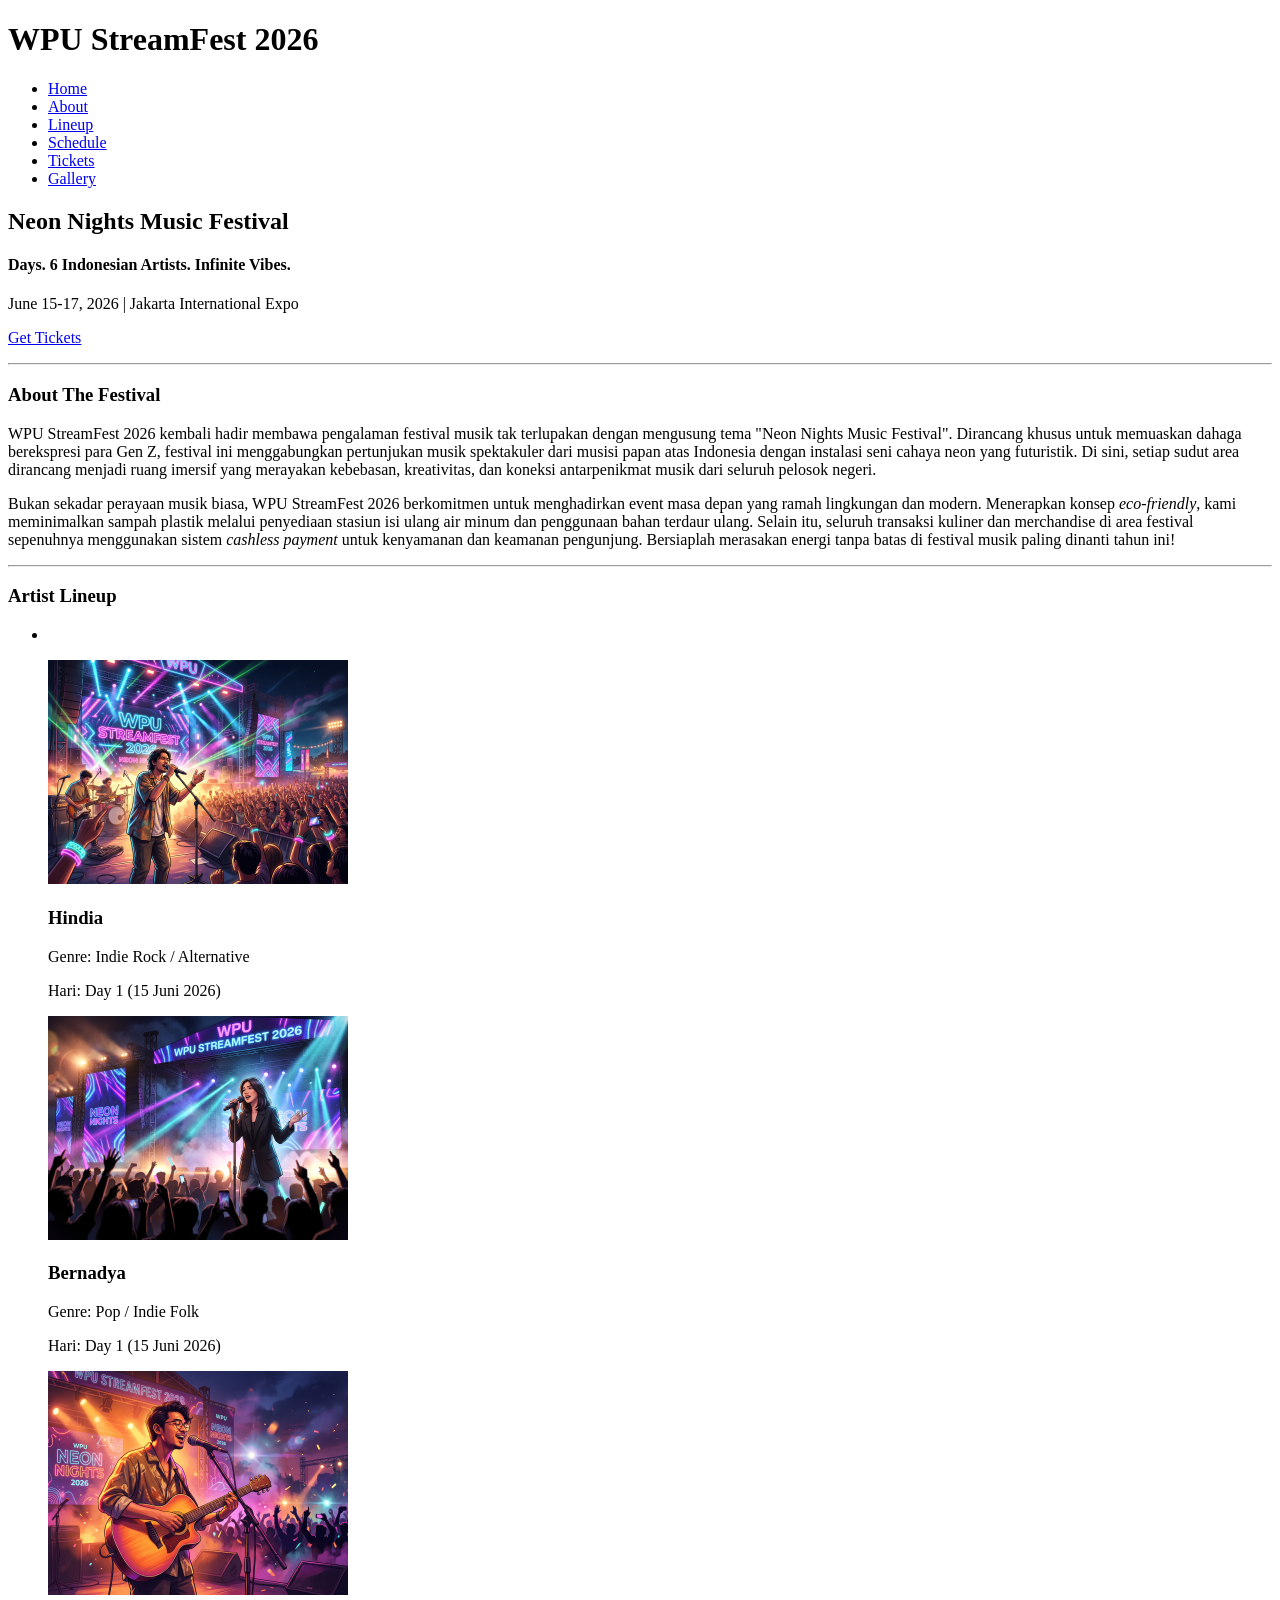
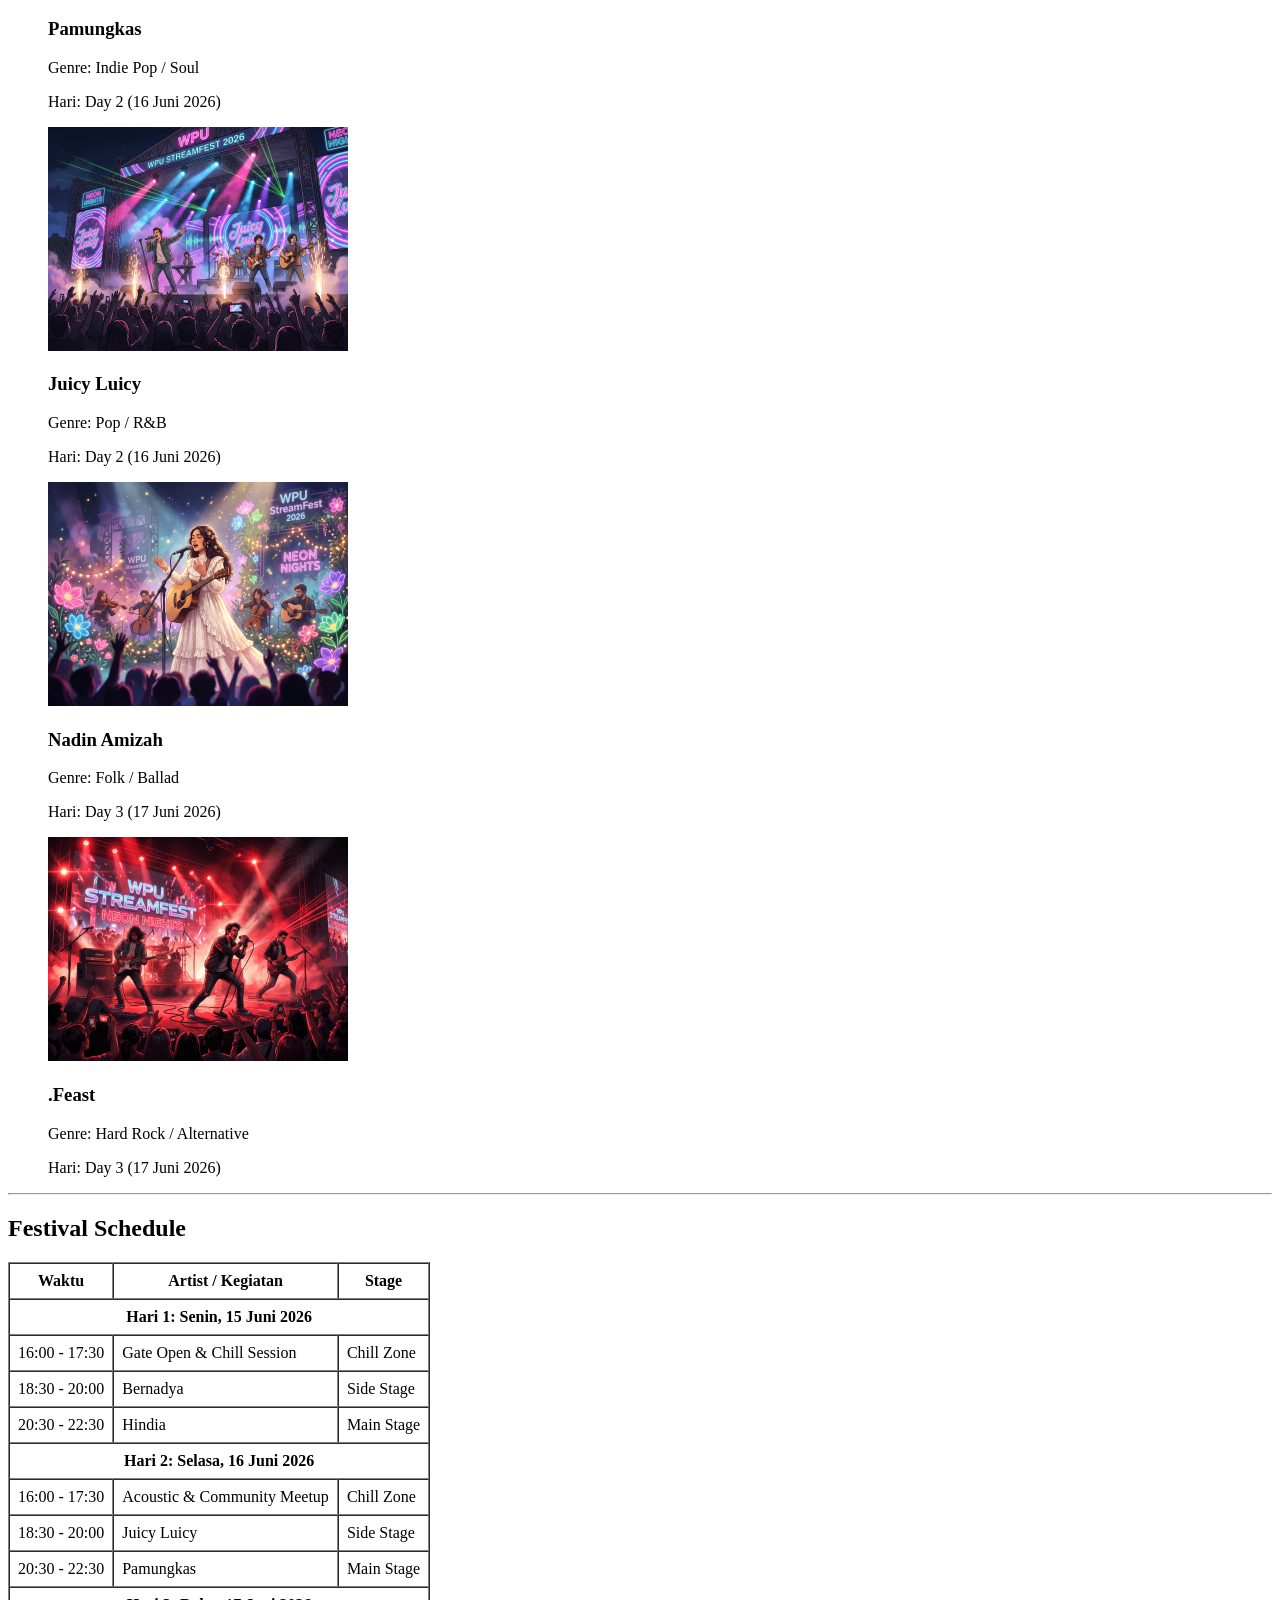
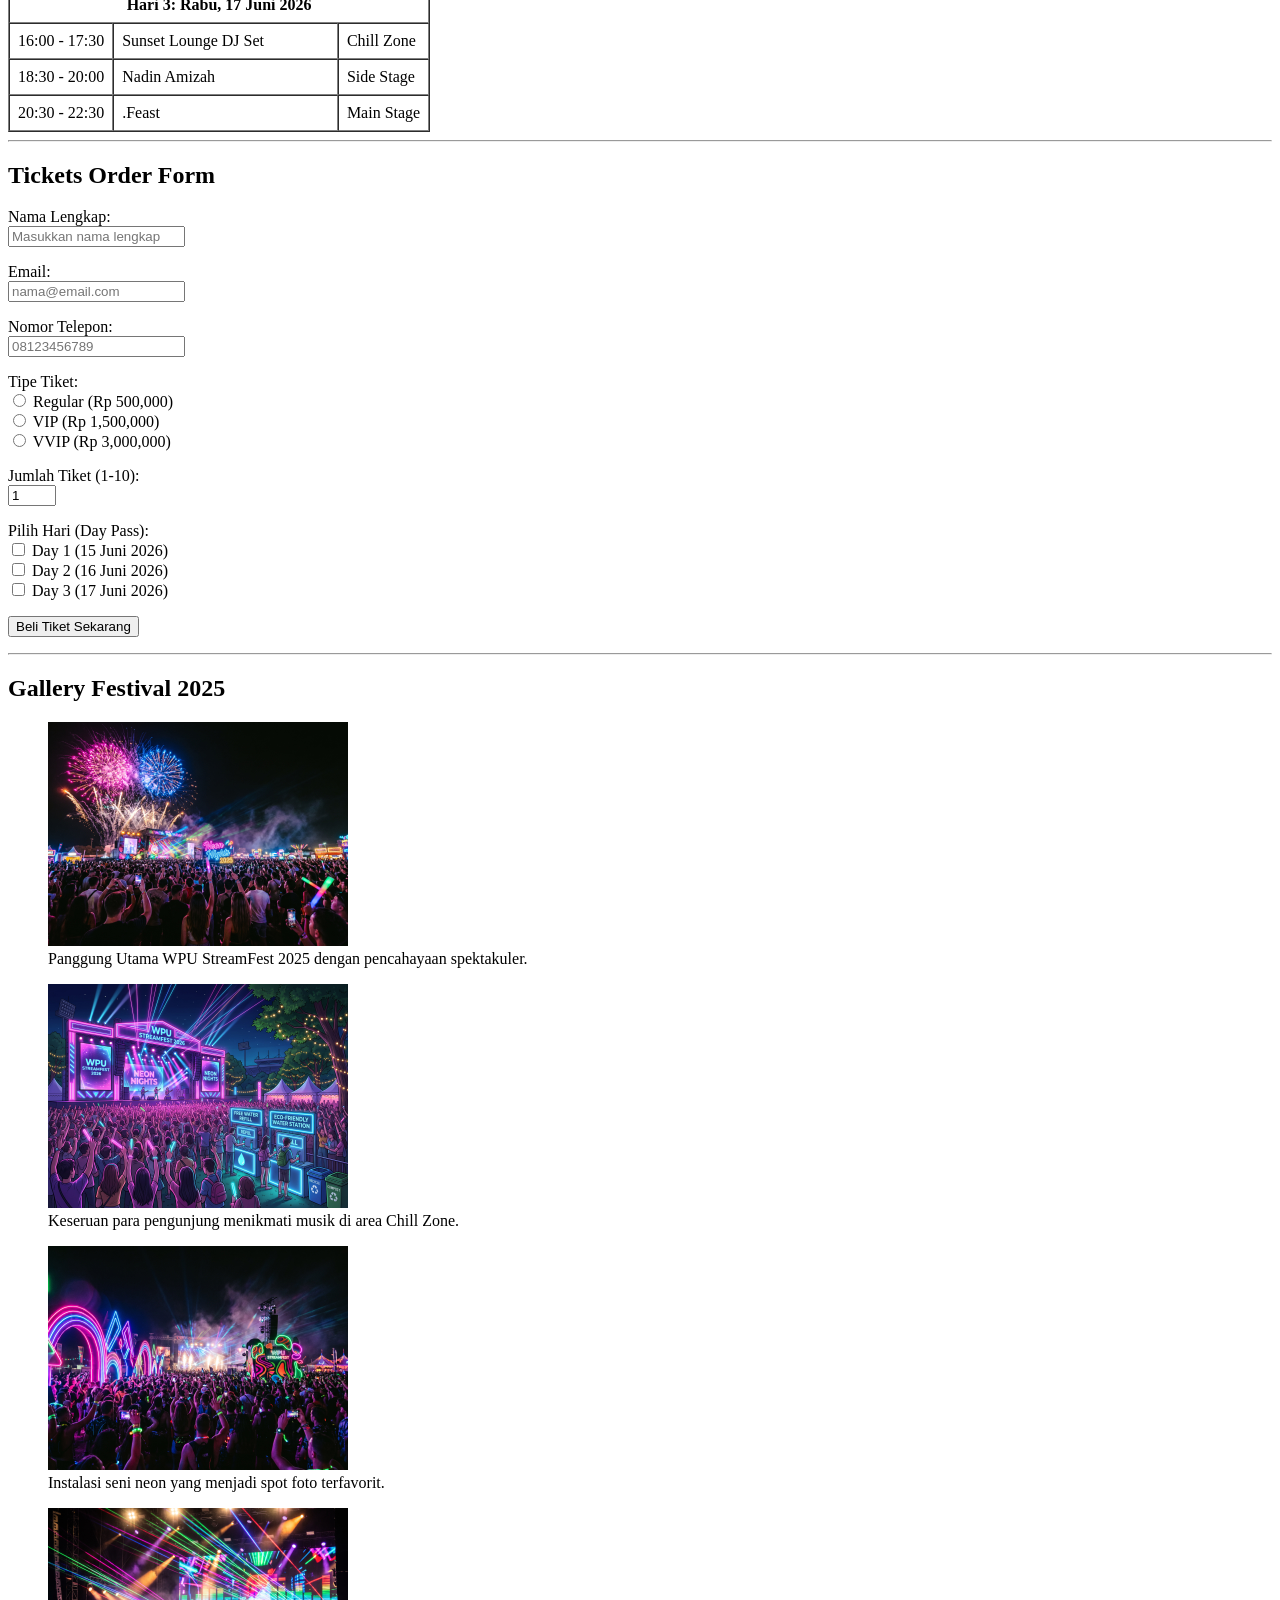
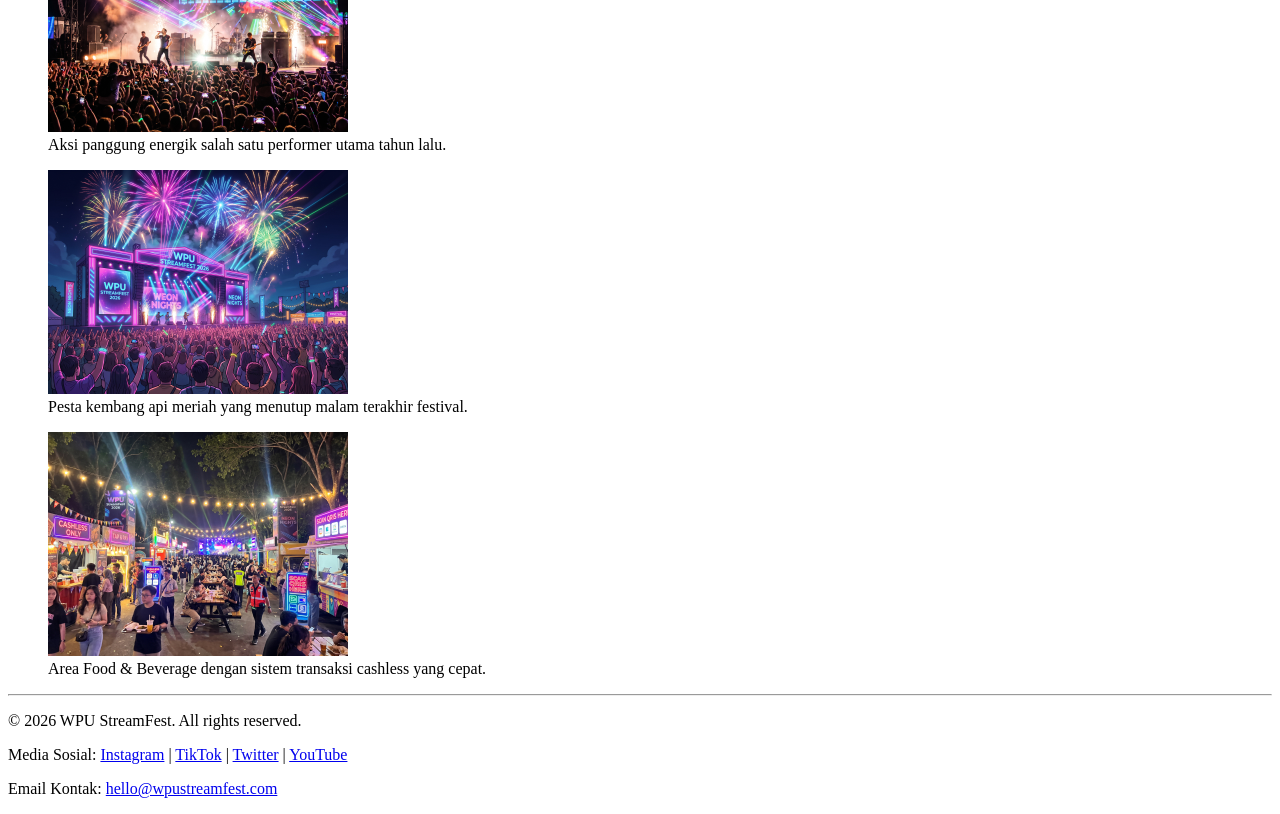
<file: wpubelajarweb/07-studi-kasus-1/index.html>
<!DOCTYPE html>
<html lang="id">
<head>
    <meta charset="UTF-8">
    <meta name="viewport" content="width=device-width, initial-scale=1.0">
    <title>WPU StreamFest 2026 - Neon Nights Music Festival</title>
</head>
<body>

    <!-- 1. Header -->
    <header>
        <h1>WPU StreamFest 2026</h1>
        <nav>
            <ul>
                <li><a href="#home">Home</a></li>
                <li><a href="#about">About</a></li>
                <li><a href="#lineup">Lineup</a></li>
                <li><a href="#schedule">Schedule</a></li>
                <li><a href="#tickets">Tickets</a></li>
                <li><a href="#gallery">Gallery</a></li>
            </ul>
        </nav>
    </header>

    <!-- 2. KONTEN UTAMA -->
    <main>
        <!-- 2.1 HERO SECTION -->
        <section id="home">
            <h2>Neon Nights Music Festival</h2>
            <h4>Days. 6 Indonesian Artists. Infinite Vibes.</h4>
            <p>June 15-17, 2026 | Jakarta International Expo</p>
            <p><a href="#tickets">Get Tickets</a></p>
        </section>
        <hr>

        <!-- 2.2 ABOUT SECTION -->
        <section id="about">
            <h3>About The Festival</h3>
            <article>
            <p>
                WPU StreamFest 2026 kembali hadir membawa pengalaman festival musik tak terlupakan dengan mengusung tema "Neon Nights Music Festival". Dirancang khusus untuk memuaskan dahaga berekspresi para Gen Z, festival ini menggabungkan pertunjukan musik spektakuler dari musisi papan atas Indonesia dengan instalasi seni cahaya neon yang futuristik. Di sini, setiap sudut area dirancang menjadi ruang imersif yang merayakan kebebasan, kreativitas, dan koneksi antarpenikmat musik dari seluruh pelosok negeri.
            </p>
            <p>
                Bukan sekadar perayaan musik biasa, WPU StreamFest 2026 berkomitmen untuk menghadirkan event masa depan yang ramah lingkungan dan modern. Menerapkan konsep <em>eco-friendly</em>, kami meminimalkan sampah plastik melalui penyediaan stasiun isi ulang air minum dan penggunaan bahan terdaur ulang. Selain itu, seluruh transaksi kuliner dan merchandise di area festival sepenuhnya menggunakan sistem <em>cashless payment</em> untuk kenyamanan dan keamanan pengunjung. Bersiaplah merasakan energi tanpa batas di festival musik paling dinanti tahun ini!
            </p>
            </article>
        </section>
        <hr>

        <!-- 2.3 LINEUP SECTION -->
        <section id="lineup">
            <h3>Artist Lineup </h3>
            <ul>
                <li></li>
            </ul>
            <figure>
                <img src="assets/images/hindia.jpg" alt="Hindia" width="300">
                <figcaption>
                    <h3>Hindia</h3>
                    <p>Genre: Indie Rock / Alternative</p>
                    <p>Hari: Day 1 (15 Juni 2026)</p>
                </figcaption>
            </figure>

            <figure>
                <img src="assets/images/bernadya.jpg" alt="Bernadya" width="300">
                <figcaption>
                    <h3>Bernadya</h3>
                    <p>Genre: Pop / Indie Folk</p>
                    <p>Hari: Day 1 (15 Juni 2026)</p>
                </figcaption>
            </figure>

            <figure>
                <img src="assets/images/pamungkas.jpg" alt="Pamungkas" width="300">
                <figcaption>
                    <h3>Pamungkas</h3>
                    <p>Genre: Indie Pop / Soul</p>
                    <p>Hari: Day 2 (16 Juni 2026)</p>
                </figcaption>
            </figure>

            <figure>
                <img src="assets/images/juicy-luicy.jpg" alt="Juicy Luicy" width="300">
                <figcaption>
                    <h3>Juicy Luicy</h3>
                    <p>Genre: Pop / R&B</p>
                    <p>Hari: Day 2 (16 Juni 2026)</p>
                </figcaption>
            </figure>

            <figure>
                <img src="assets/images/nadin-amizah.jpg" alt="Nadin Amizah" width="300">
                <figcaption>
                    <h3>Nadin Amizah</h3>
                    <p>Genre: Folk / Ballad</p>
                    <p>Hari: Day 3 (17 Juni 2026)</p>
                </figcaption>
            </figure>

            <figure>
                <img src="assets/images/feast.jpg" alt=".Feast" width="300">
                <figcaption>
                    <h3>.Feast</h3>
                    <p>Genre: Hard Rock / Alternative</p>
                    <p>Hari: Day 3 (17 Juni 2026)</p>
                </figcaption>
            </figure>
        </section>
        <hr>

        <!-- 5. Schedule Section -->
        <section id="schedule">
            <h2>Festival Schedule</h2>
            <table border="1" cellpadding="8" cellspacing="0">
                <thead>
                    <tr>
                        <th>Waktu</th>
                        <th>Artist / Kegiatan</th>
                        <th>Stage</th>
                    </tr>
                </thead>
                <tbody>
                    <!-- Day 1 -->
                    <tr>
                        <th colspan="3">Hari 1: Senin, 15 Juni 2026</th>
                    </tr>
                    <tr>
                        <td>16:00 - 17:30</td>
                        <td>Gate Open & Chill Session</td>
                        <td>Chill Zone</td>
                    </tr>
                    <tr>
                        <td>18:30 - 20:00</td>
                        <td>Bernadya</td>
                        <td>Side Stage</td>
                    </tr>
                    <tr>
                        <td>20:30 - 22:30</td>
                        <td>Hindia</td>
                        <td>Main Stage</td>
                    </tr>

                    <!-- Day 2 -->
                    <tr>
                        <th colspan="3">Hari 2: Selasa, 16 Juni 2026</th>
                    </tr>
                    <tr>
                        <td>16:00 - 17:30</td>
                        <td>Acoustic & Community Meetup</td>
                        <td>Chill Zone</td>
                    </tr>
                    <tr>
                        <td>18:30 - 20:00</td>
                        <td>Juicy Luicy</td>
                        <td>Side Stage</td>
                    </tr>
                    <tr>
                        <td>20:30 - 22:30</td>
                        <td>Pamungkas</td>
                        <td>Main Stage</td>
                    </tr>

                    <!-- Day 3 -->
                    <tr>
                        <th colspan="3">Hari 3: Rabu, 17 Juni 2026</th>
                    </tr>
                    <tr>
                        <td>16:00 - 17:30</td>
                        <td>Sunset Lounge DJ Set</td>
                        <td>Chill Zone</td>
                    </tr>
                    <tr>
                        <td>18:30 - 20:00</td>
                        <td>Nadin Amizah</td>
                        <td>Side Stage</td>
                    </tr>
                    <tr>
                        <td>20:30 - 22:30</td>
                        <td>.Feast</td>
                        <td>Main Stage</td>
                    </tr>
                </tbody>
            </table>
        </section>
        <hr>

        <!-- 6. Tickets Section -->
        <section id="tickets">
            <h2>Tickets Order Form</h2>
            <form action="#" method="POST">
                <p>
                    <label for="fullname">Nama Lengkap:</label><br>
                    <input type="text" id="fullname" name="fullname" required placeholder="Masukkan nama lengkap">
                </p>

                <p>
                    <label for="email">Email:</label><br>
                    <input type="email" id="email" name="email" required placeholder="nama@email.com">
                </p>

                <p>
                    <label for="phone">Nomor Telepon:</label><br>
                    <input type="tel" id="phone" name="phone" required placeholder="08123456789">
                </p>

                <p>
                    <label>Tipe Tiket:</label><br>
                    <input type="radio" id="regular" name="ticket_type" value="regular" required>
                    <label for="regular">Regular (Rp 500,000)</label><br>

                    <input type="radio" id="vip" name="ticket_type" value="vip">
                    <label for="vip">VIP (Rp 1,500,000)</label><br>

                    <input type="radio" id="vvip" name="ticket_type" value="vvip">
                    <label for="vvip">VVIP (Rp 3,000,000)</label>
                </p>

                <p>
                    <label for="quantity">Jumlah Tiket (1-10):</label><br>
                    <input type="number" id="quantity" name="quantity" min="1" max="10" value="1" required>
                </p>

                <p>
                    <label>Pilih Hari (Day Pass):</label><br>
                    <input type="checkbox" id="day1" name="day_pass[]" value="Day 1">
                    <label for="day1">Day 1 (15 Juni 2026)</label><br>

                    <input type="checkbox" id="day2" name="day_pass[]" value="Day 2">
                    <label for="day2">Day 2 (16 Juni 2026)</label><br>

                    <input type="checkbox" id="day3" name="day_pass[]" value="Day 3">
                    <label for="day3">Day 3 (17 Juni 2026)</label>
                </p>

                <p>
                    <button type="submit">Beli Tiket Sekarang</button>
                </p>
            </form>
        </section>
        <hr>

        <!-- 7. Gallery Section -->
        <section id="gallery">
            <h2>Gallery Festival 2025</h2>

            <figure>
                <img src="assets/images/gallery-1.jpg" alt="Suasana Panggung Utama 2025" width="300">
                <figcaption>Panggung Utama WPU StreamFest 2025 dengan pencahayaan spektakuler.</figcaption>
            </figure>

            <figure>
                <img src="assets/images/gallery-2.jpg" alt="Penonton di Chill Zone 2025" width="300">
                <figcaption>Keseruan para pengunjung menikmati musik di area Chill Zone.</figcaption>
            </figure>

            <figure>
                <img src="assets/images/gallery-3.jpg" alt="Instalasi Seni Neon 2025" width="300">
                <figcaption>Instalasi seni neon yang menjadi spot foto terfavorit.</figcaption>
            </figure>

            <figure>
                <img src="assets/images/gallery-4.jpg" alt="Penampilan Musisi 2025" width="300">
                <figcaption>Aksi panggung energik salah satu performer utama tahun lalu.</figcaption>
            </figure>

            <figure>
                <img src="assets/images/gallery-5.jpg" alt="Kembang Api Penutupan 2025" width="300">
                <figcaption>Pesta kembang api meriah yang menutup malam terakhir festival.</figcaption>
            </figure>

            <figure>
                <img src="assets/images/gallery-6.jpg" alt="Area Cashless Food Court 2025" width="300">
                <figcaption>Area Food & Beverage dengan sistem transaksi cashless yang cepat.</figcaption>
            </figure>
        </section>
    </main>
    <hr>

    <!-- 8. Footer -->
    <footer>
        <p>&copy; 2026 WPU StreamFest. All rights reserved.</p>
        <p>
            Media Sosial:
            <a href="https://instagram.com" target="_blank">Instagram</a> |
            <a href="https://tiktok.com" target="_blank">TikTok</a> |
            <a href="https://twitter.com" target="_blank">Twitter</a> |
            <a href="https://youtube.com" target="_blank">YouTube</a>
        </p>
        <p>Email Kontak: <a href="mailto:hello@wpustreamfest.com">hello@wpustreamfest.com</a></p>
    </footer>

</body>
</html>
</file>
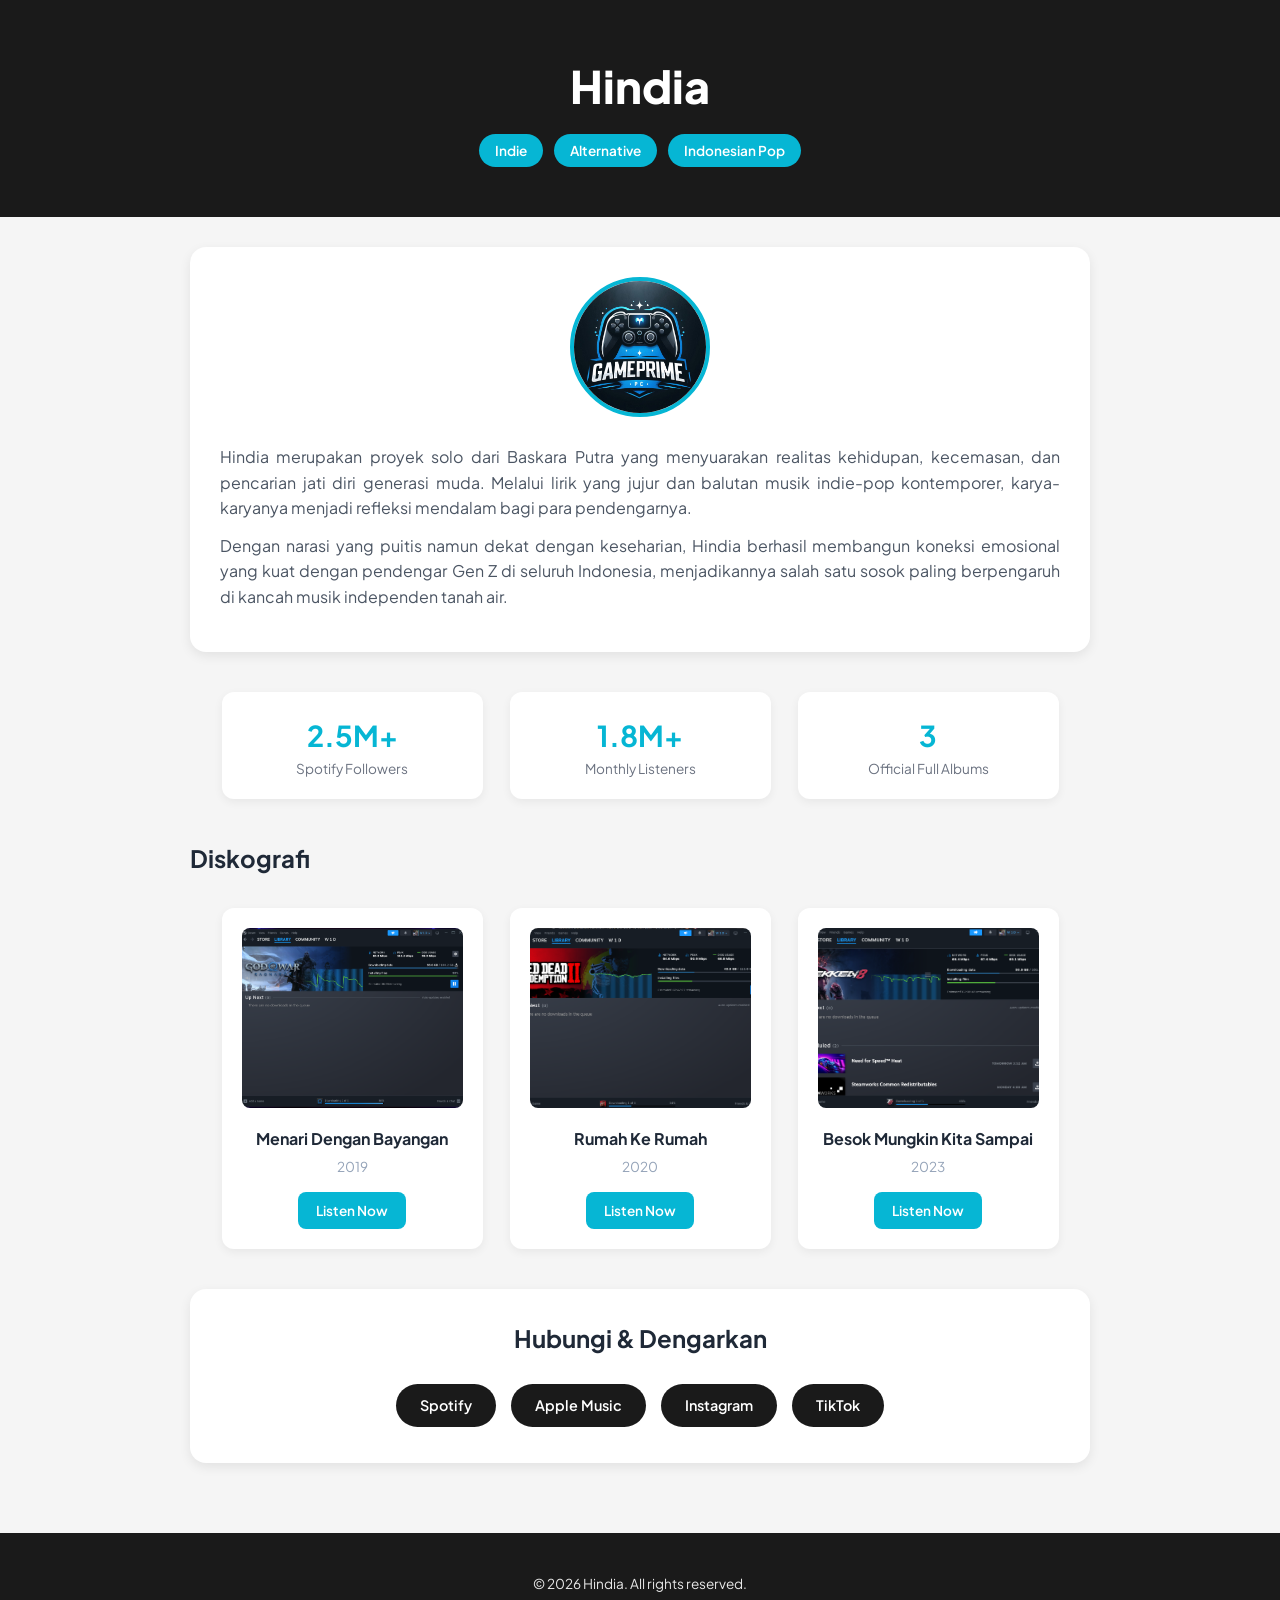
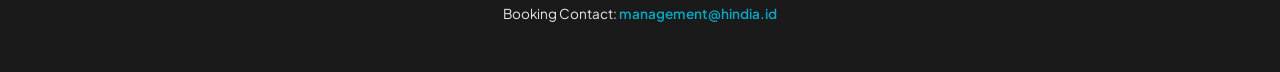
<file: wpubelajarweb/12-studi-kasus-2/index.html>
<!DOCTYPE html>
<html lang="id">
<head>
  <meta charset="UTF-8">
  <meta name="viewport" content="width=device-width, initial-scale=1.0">
  <title>Hindia - Official Artist Profile</title>
  
  <!-- Google Fonts: Plus Jakarta Sans -->
  <link rel="preconnect" href="https://fonts.googleapis.com">
  <link rel="preconnect" href="https://fonts.gstatic.com" crossorigin>
  <link href="https://fonts.googleapis.com/css2?family=Plus+Jakarta+Sans:wght@400;600;700;800&display=swap" rel="stylesheet">
  
  <!-- File CSS Utama -->
  <link rel="stylesheet" href="style.css">
</head>
<body>

  <!-- Header Utama -->
  <header class="header">
    <h1 class="artist-name">Hindia</h1>
    <div class="genre-tags">
      <span class="tag">Indie</span>
      <span class="tag">Alternative</span>
      <span class="tag">Indonesian Pop</span>
    </div>
  </header>

  <!-- Konten Utama -->
  <main class="container">
    
    <!-- Profile Card Section -->
    <section class="profile-card">
      <img src="assets/images/logo.png" alt="Foto Profil Hindia" class="profile-img">
      <div class="profile-bio">
        <p>
          Hindia merupakan proyek solo dari Baskara Putra yang menyuarakan realitas kehidupan, kecemasan, dan pencarian jati diri generasi muda. Melalui lirik yang jujur dan balutan musik indie-pop kontemporer, karya-karyanya menjadi refleksi mendalam bagi para pendengarnya.
        </p>
        <p>
          Dengan narasi yang puitis namun dekat dengan keseharian, Hindia berhasil membangun koneksi emosional yang kuat dengan pendengar Gen Z di seluruh Indonesia, menjadikannya salah satu sosok paling berpengaruh di kancah musik independen tanah air.
        </p>
      </div>
    </section>

    <!-- Stats Section -->
    <section class="stats-section">
      <div class="stat-card">
        <span class="stat-number">2.5M+</span>
        <span class="stat-label">Spotify Followers</span>
      </div>
      <div class="stat-card">
        <span class="stat-number">1.8M+</span>
        <span class="stat-label">Monthly Listeners</span>
      </div>
      <div class="stat-card">
        <span class="stat-number">3</span>
        <span class="stat-label">Official Full Albums</span>
      </div>
    </section>

    <!-- Discography Section -->
    <section class="discography-section">
      <h2>Diskografi</h2>
      <div class="album-list">
        
        <article class="album-card">
          <img src="assets/images/foto1.png" alt="Cover Album Menari Dengan Bayangan" class="album-cover">
          <h3 class="album-title">Menari Dengan Bayangan</h3>
          <p class="album-year">2019</p>
          <a href="#" class="btn-listen">Listen Now</a>
        </article>

        <article class="album-card">
          <img src="assets/images/foto2.png" alt="Cover Album Rumah Ke Rumah" class="album-cover">
          <h3 class="album-title">Rumah Ke Rumah</h3>
          <p class="album-year">2020</p>
          <a href="#" class="btn-listen">Listen Now</a>
        </article>

        <article class="album-card">
          <img src="assets/images/foto3.png" alt="Cover Album Besok Mungkin Kita Sampai" class="album-cover">
          <h3 class="album-title">Besok Mungkin Kita Sampai</h3>
          <p class="album-year">2023</p>
          <a href="#" class="btn-listen">Listen Now</a>
        </article>

      </div>
    </section>

    <!-- Social Links Section -->
    <section class="socials-section">
      <h2>Hubungi & Dengarkan</h2>
      <div class="social-links">
        <a href="#" target="_blank" class="btn-social">Spotify</a>
        <a href="#" target="_blank" class="btn-social">Apple Music</a>
        <a href="https://www.instagram.com/wnplay_?dlrf=NjFxdnFtaGdmMGRw" target="_blank" class="btn-social">Instagram</a>
        <a href="#" target="_blank" class="btn-social">TikTok</a>
      </div>
    </section>

  </main>

  <!-- Footer -->
  <footer class="footer">
    <p>&copy; 2026 Hindia. All rights reserved.</p>
    <p>Booking Contact: <a href="mailto:management@hindia.id">management@hindia.id</a></p>
  </footer>

</body>
</html>
</file>
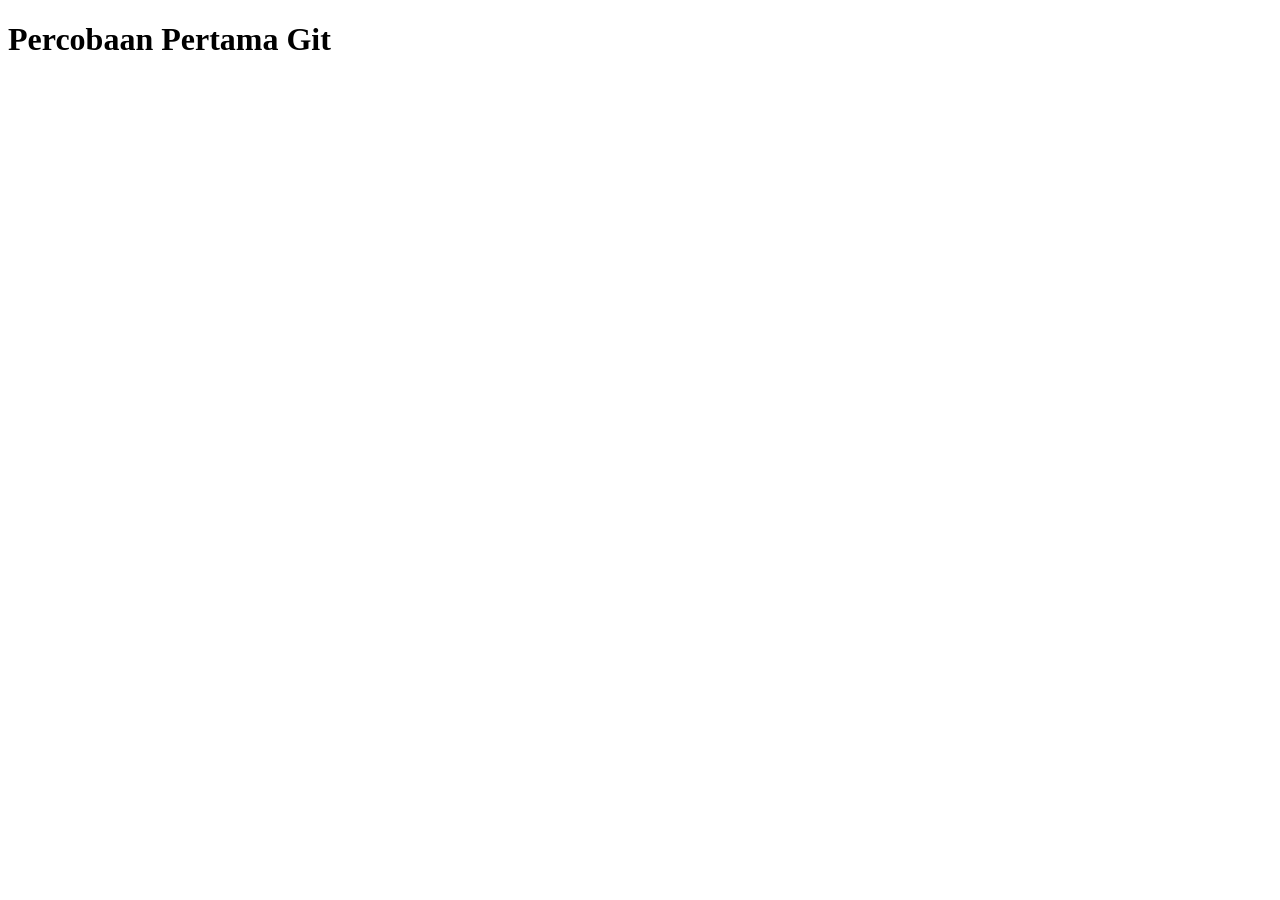
<file: cobagit/coba.html>
<!DOCTYPE html>
<html lang="en">
<head>
    <meta charset="UTF-8">
    <meta name="viewport" content="width=device-width, initial-scale=1.0">
    <title>Coba Git</title>
</head>
<body>
    <h1>Percobaan Pertama Git</h1>
</body>
</html>
</file>
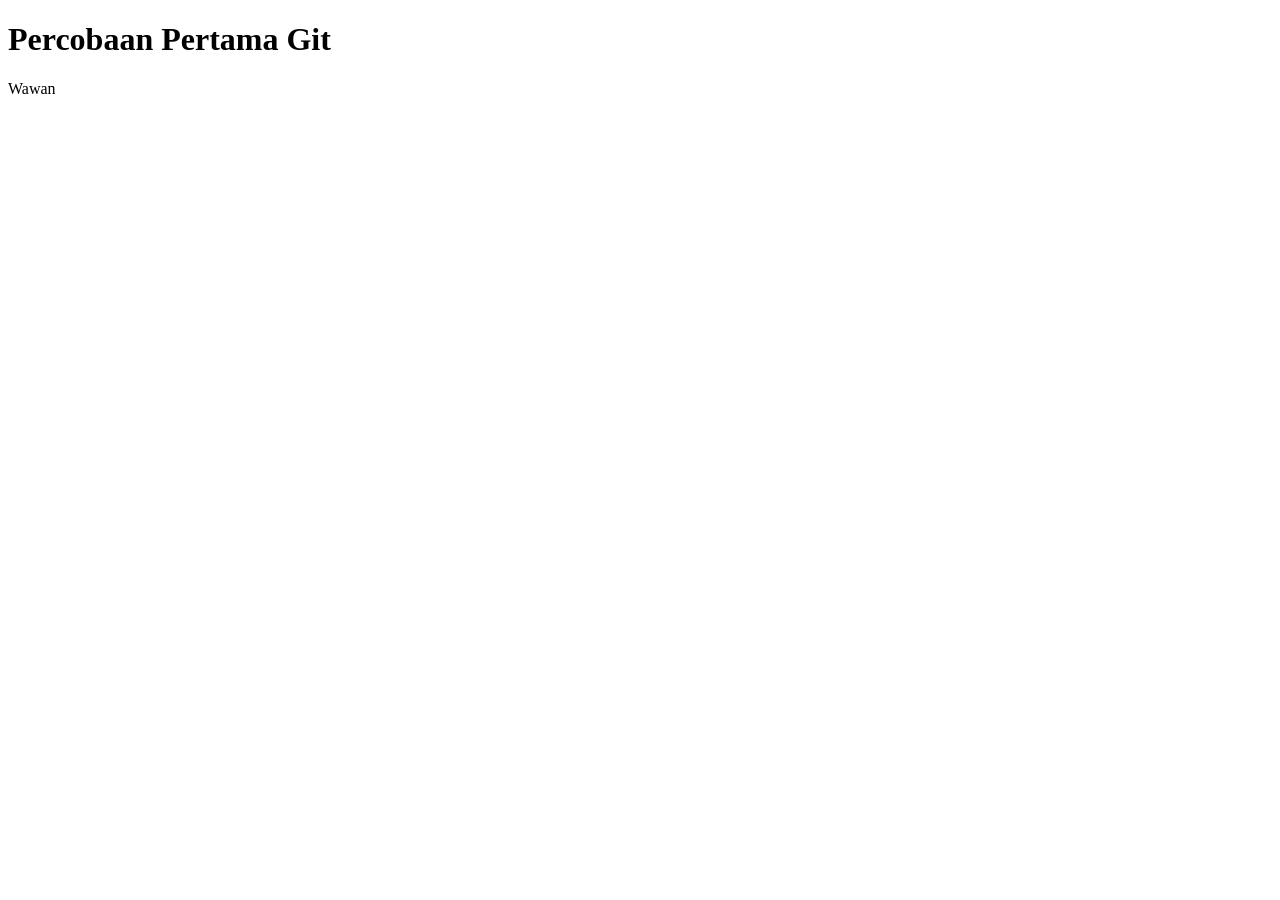
<file: kuliah/pertemuan4/latihan1.html>
<!DOCTYPE html>
<html lang="en">
<head>
    <meta charset="UTF-8">
    <meta name="viewport" content="width=device-width, initial-scale=1.0">
    <title>Coba Git</title>
</head>
<body>
    <h1>Percobaan Pertama Git</h1>
    <p>Wawan</p>
</body>
</html>
</file>
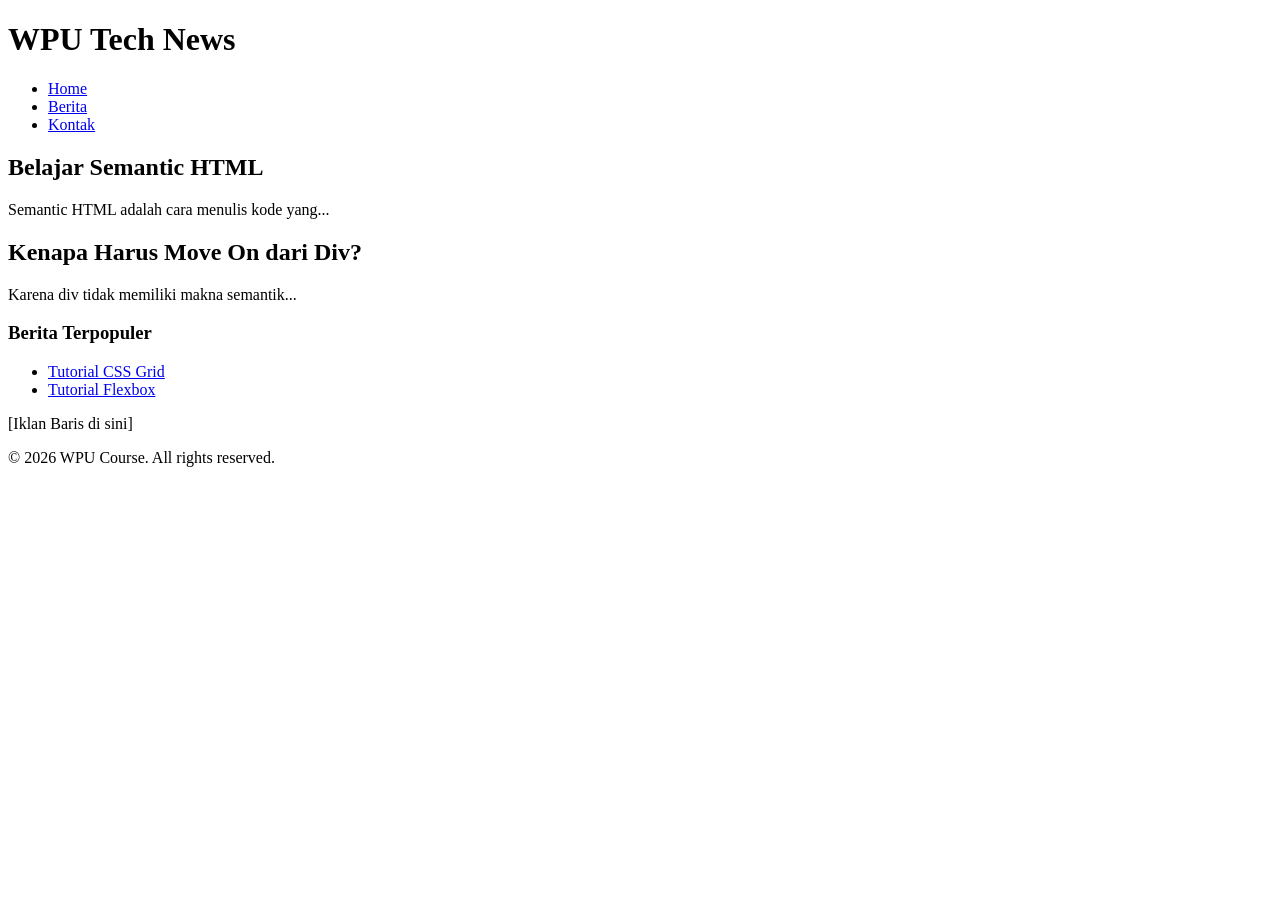
<file: kuliah/Pertemuan5/latihan1-after-semantic.html>
<!DOCTYPE html>
<html lang="id">

<head>
  <meta charset="UTF-8">
  <title>Website Modern (Semantic Tag)</title>
</head>

<body>

  <!-- HEADER AREA -->
  <header>
    <h1>WPU Tech News</h1>
    <nav>
      <ul>
        <li><a href="#">Home</a></li>
        <li><a href="#">Berita</a></li>
        <li><a href="#">Kontak</a></li>
      </ul>
    </nav>
  </header>

  <!-- KONTEN UTAMA -->
  <main>

    <!-- Artikel Utama -->
    <section id="blog">
      <article>
        <h2>Belajar Semantic HTML</h2>
        <p>Semantic HTML adalah cara menulis kode yang...</p>
      </article>
      <article>
        <h2>Kenapa Harus Move On dari Div?</h2>
        <p>Karena div tidak memiliki makna semantik...</p>
      </article>
    </section>

    <!-- Sidebar Kanan -->
    <aside>
      <h3>Berita Terpopuler</h3>
      <ul>
        <li><a href="#">Tutorial CSS Grid</a></li>
        <li><a href="#">Tutorial Flexbox</a></li>
      </ul>
      <div class="ads">
        <p>[Iklan Baris di sini]</p>
      </div>
    </aside>

  </main>

  <!-- FOOTER -->
  <footer>
    <p>&copy; 2026 WPU Course. All rights reserved.</p>
  </footer>

</body>

</html>
</file>
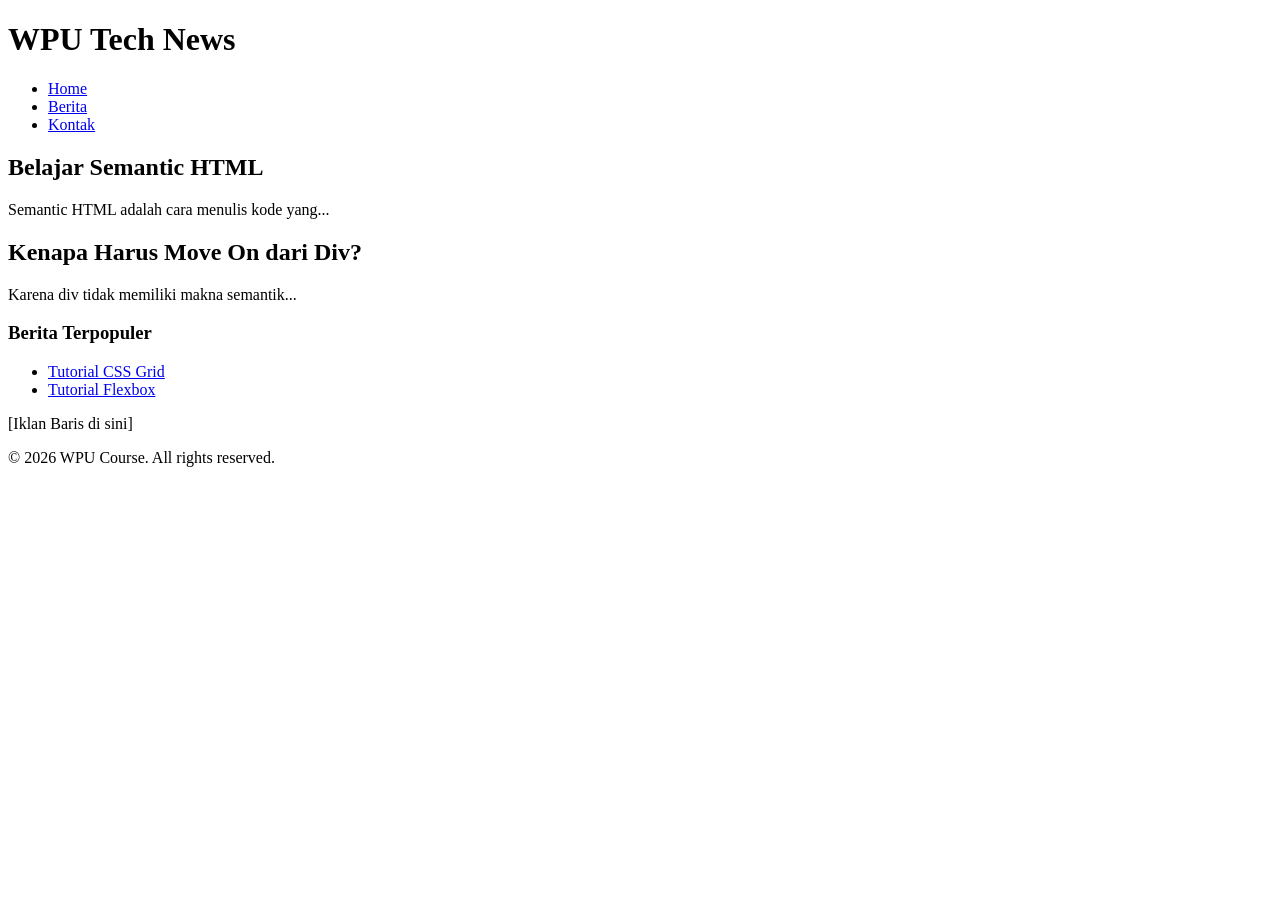
<file: kuliah/Pertemuan5/latihan1-before-semantic.html>
<!DOCTYPE html>
<html lang="id">

<head>
  <meta charset="UTF-8">
  <title>Website Jadul (Div Soup)</title>
</head>

<body>

  <!-- HEADER AREA -->
  <div id="header">
    <h1>WPU Tech News</h1>
    <div class="navigation">
      <ul>
        <li><a href="#">Home</a></li>
        <li><a href="#">Berita</a></li>
        <li><a href="#">Kontak</a></li>
      </ul>
    </div>
  </div>

  <!-- KONTEN UTAMA -->
  <div id="container">

    <!-- Artikel Utama -->
    <div class="content">
      <div class="post">
        <h2>Belajar Semantic HTML</h2>
        <p>Semantic HTML adalah cara menulis kode yang...</p>
      </div>
      <div class="post">
        <h2>Kenapa Harus Move On dari Div?</h2>
        <p>Karena div tidak memiliki makna semantik...</p>
      </div>
    </div>

    <!-- Sidebar Kanan -->
    <div class="sidebar">
      <h3>Berita Terpopuler</h3>
      <ul>
        <li><a href="#">Tutorial CSS Grid</a></li>
        <li><a href="#">Tutorial Flexbox</a></li>
      </ul>
      <div class="ads">
        <p>[Iklan Baris di sini]</p>
      </div>
    </div>

  </div>

  <!-- FOOTER -->
  <div id="footer">
    <p>&copy; 2026 WPU Course. All rights reserved.</p>
  </div>

</body>

</html>
</file>
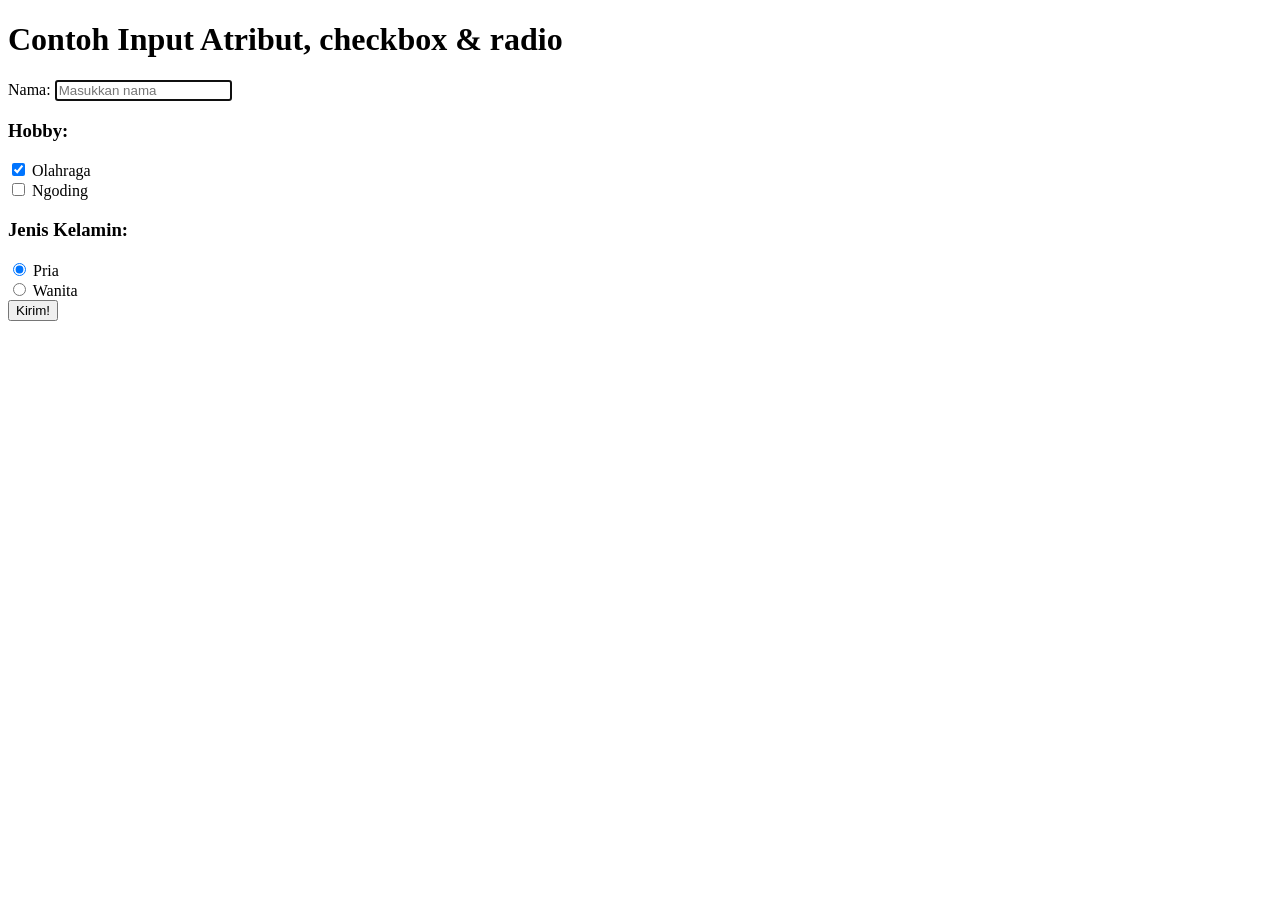
<file: wpubelajarweb/06-html-lanjutan/coba-form1.html>
<!DOCTYPE html>
<html lang="en">

<head>
  <meta charset="UTF-8">
  <meta name="viewport" content="width=device-width, initial-scale=1.0">
  <title>Contoh Input Atribut, checkbox & radio</title>
</head>

<body>
  <h1>Contoh Input Atribut, checkbox & radio</h1>

  <form>
    <label for="name">Nama:
      <input type="text" name="nama" id="nama" placeholder="Masukkan nama" autocomplete="off" autofocus required>
    </label>
    <br>

    <h3>Hobby:</h3>
    <label for="hobby1">
      <input type="checkbox" name="hobby1" id="hobby1" value="olahraga" checked>
      Olahraga
    </label>
    <br>
    <label for="hobby2">
      <input type="checkbox" name="hobby2" id="hobby2" value="ngoding">
      Ngoding
    </label>
    <br>

    <h3>Jenis Kelamin:</h3>
    <label for="pria">
      <input type="radio" name="jenis_kelamin" id="pria" value="pria" checked>
      Pria
    </label>
    <br>
    <label for="wanita">
      <input type="radio" name="jenis_kelamin" id="wanita" value="wanita">
      Wanita
    </label>

    <br>
    <button type="submit">Kirim!</button>
  </form>
</body>

</html>
</file>
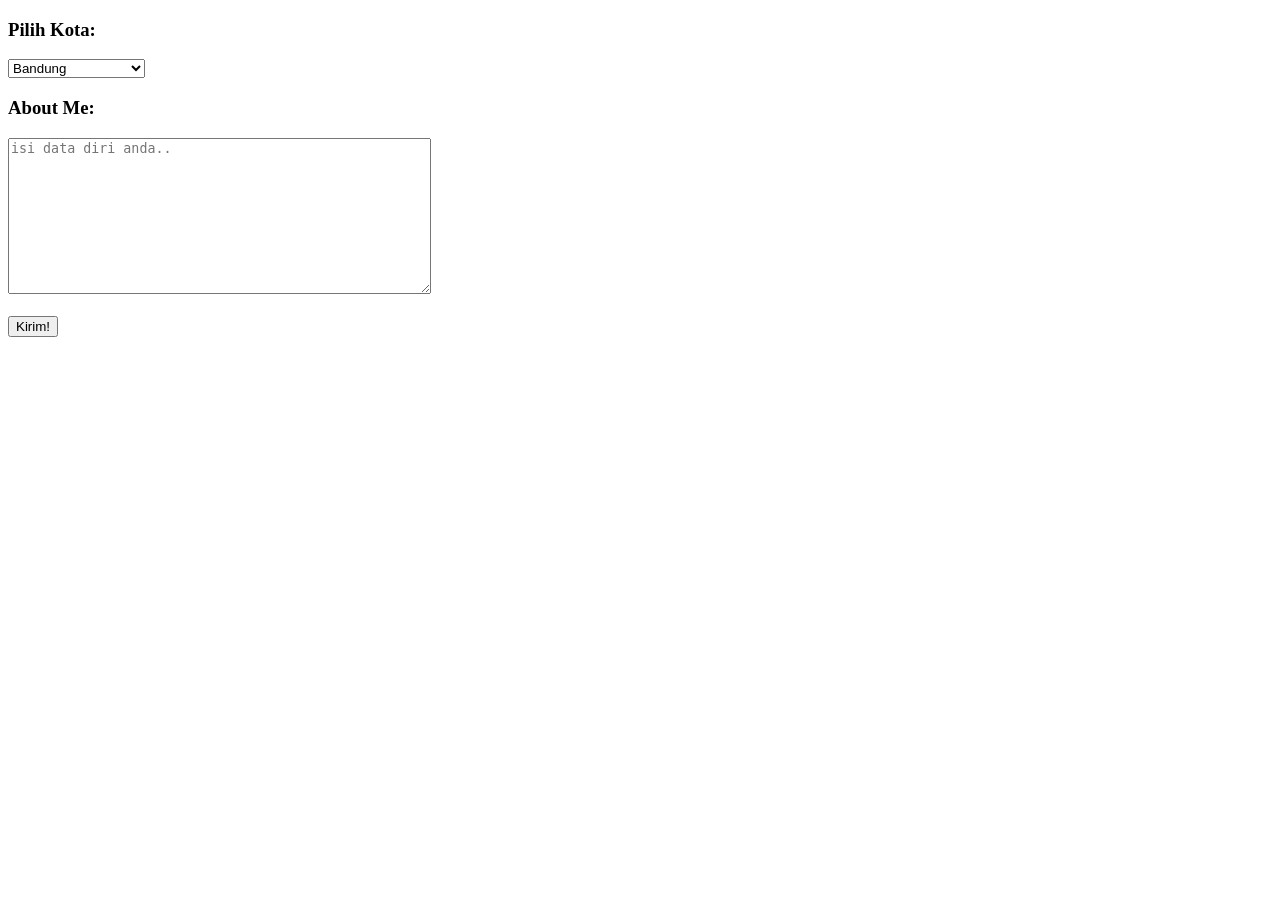
<file: wpubelajarweb/06-html-lanjutan/coba-form3.html>
<!DOCTYPE html>
<html lang="en">

<head>
  <meta charset="UTF-8">
  <meta name="viewport" content="width=device-width, initial-scale=1.0">
  <title>Select & Textarea</title>
</head>

<body>
  <form>
    <h3>Pilih Kota:</h3>
    <select name="kota" id="kota">
      <option>-- Pilih salah satu --</option>
      <option value="bdg" selected>Bandung</option>
      <option value="jkt">Jakarta</option>
      <option value="bgr">Bogor</option>
      <option value="sby">Surabaya</option>
      <option value="mdn">Medan</option>
    </select>
    <br>

    <h3>About Me:</h3>
    <textarea name="about" id="about" cols="50" rows="10" placeholder="isi data diri anda.."></textarea>

    <br><br>

    <button type="submit">Kirim!</button>
  </form>
</body>

</html>
</file>
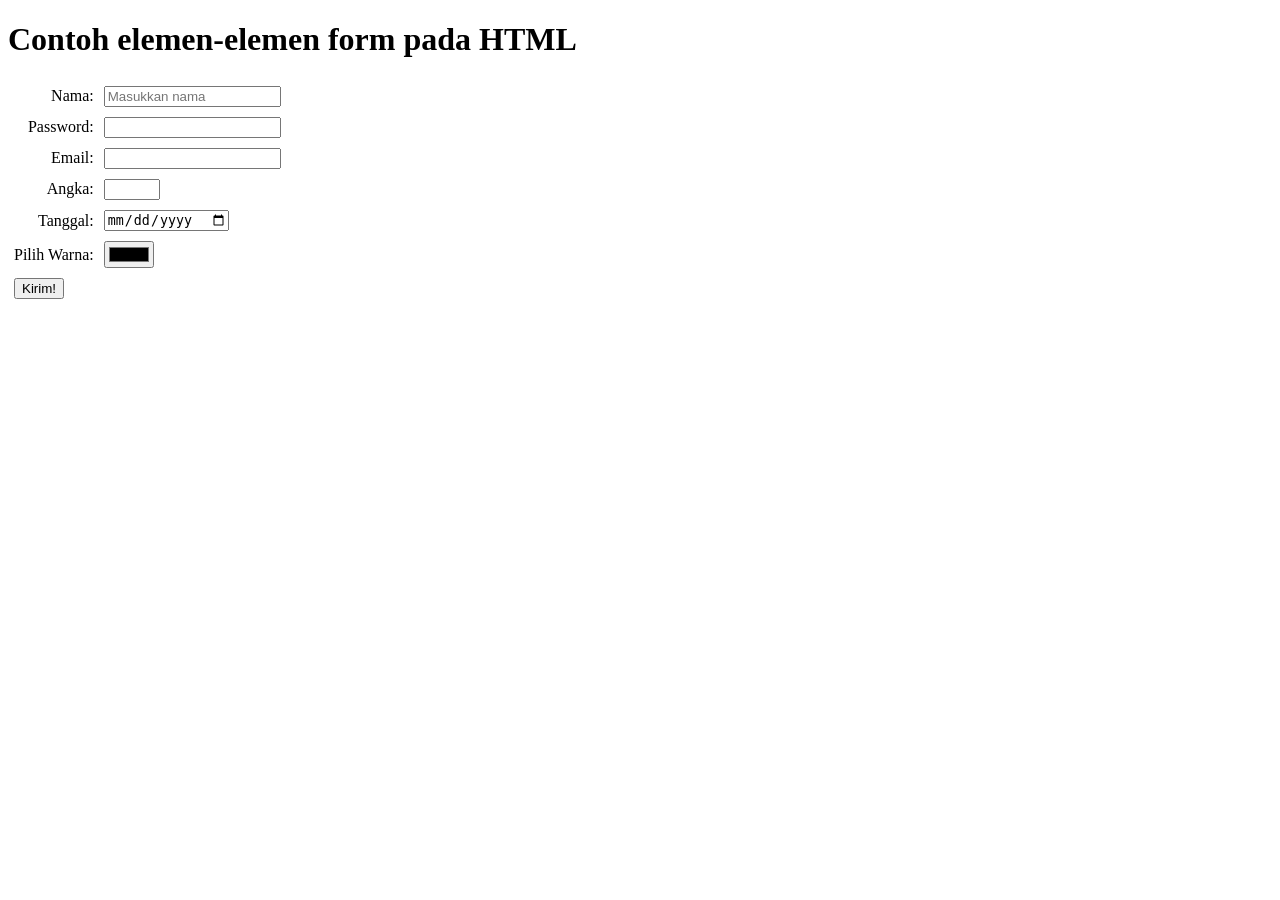
<file: wpubelajarweb/06-html-lanjutan/coba-form4.html>
<!DOCTYPE html>
<html lang="en">

<head>
  <meta charset="UTF-8">
  <meta name="viewport" content="width=device-width, initial-scale=1.0">
  <title>Coba Elemen Form di dalam Tabel</title>
</head>

<body>
  <h1>Contoh elemen-elemen form pada HTML</h1>

  <form>
    <table cellpadding="4">
      <tr>
        <td align="right">
          <label for="nama">Nama:</label>
        </td>
        <td>
          <input type="text" name="nama" id="nama" placeholder="Masukkan nama">
        </td>
      </tr>
      <tr>
        <td align="right">
          <label for="password">Password:</label>
        </td>
        <td>
          <input type="password" name="password" id="password">
        </td>
      </tr>
      <tr>
        <td align="right">
          <label for="email">Email:</label>
        </td>
        <td>
          <input type="email" name="email" id="email">
        </td>
      </tr>
      <tr>
        <td align="right">
          <label for="angka">Angka:</label>
        </td>
        <td>
          <input type="number" name="number" id="number" min="0" max="100" step="5">
        </td>
      </tr>
      <tr>
        <td align="right">
          <label for="tanggal">Tanggal: </label>
        </td>
        <td>
          <input type="date" name="tanggal" id="tanggal">
        </td>
      </tr>
      <tr>
        <td align="right">
          <label for="warna">Pilih Warna:</label>
        </td>
        <td>
          <input type="color" name="warna" id="warna">
        </td>
      </tr>
      <tr>
        <td colspan="2">
          <button type="submit">Kirim!</button>
        </td>
      </tr>
    </table>
  </form>
</body>

</html>
</file>
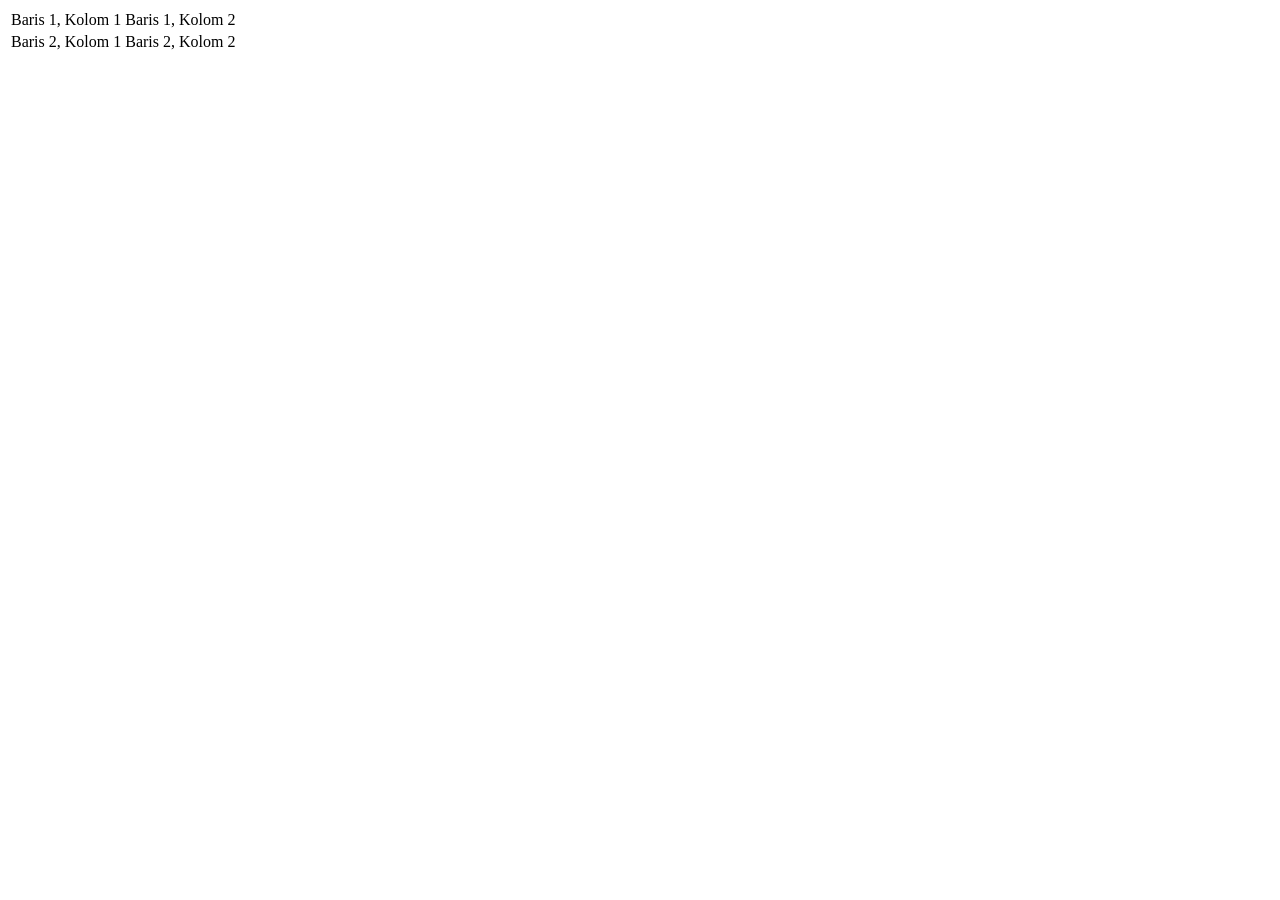
<file: wpubelajarweb/06-html-lanjutan/coba-table1.html>
<!DOCTYPE html>
<html lang="en">

<head>
  <meta charset="UTF-8">
  <meta name="viewport" content="width=device-width, initial-scale=1.0">
  <title>Coba Simple Table</title>
</head>

<body>
  <table>
    <tr>
      <td>Baris 1, Kolom 1</td>
      <td>Baris 1, Kolom 2</td>
    </tr>
    <tr>
      <td>Baris 2, Kolom 1</td>
      <td>Baris 2, Kolom 2</td>
    </tr>
  </table>

</body>

</html>
</file>
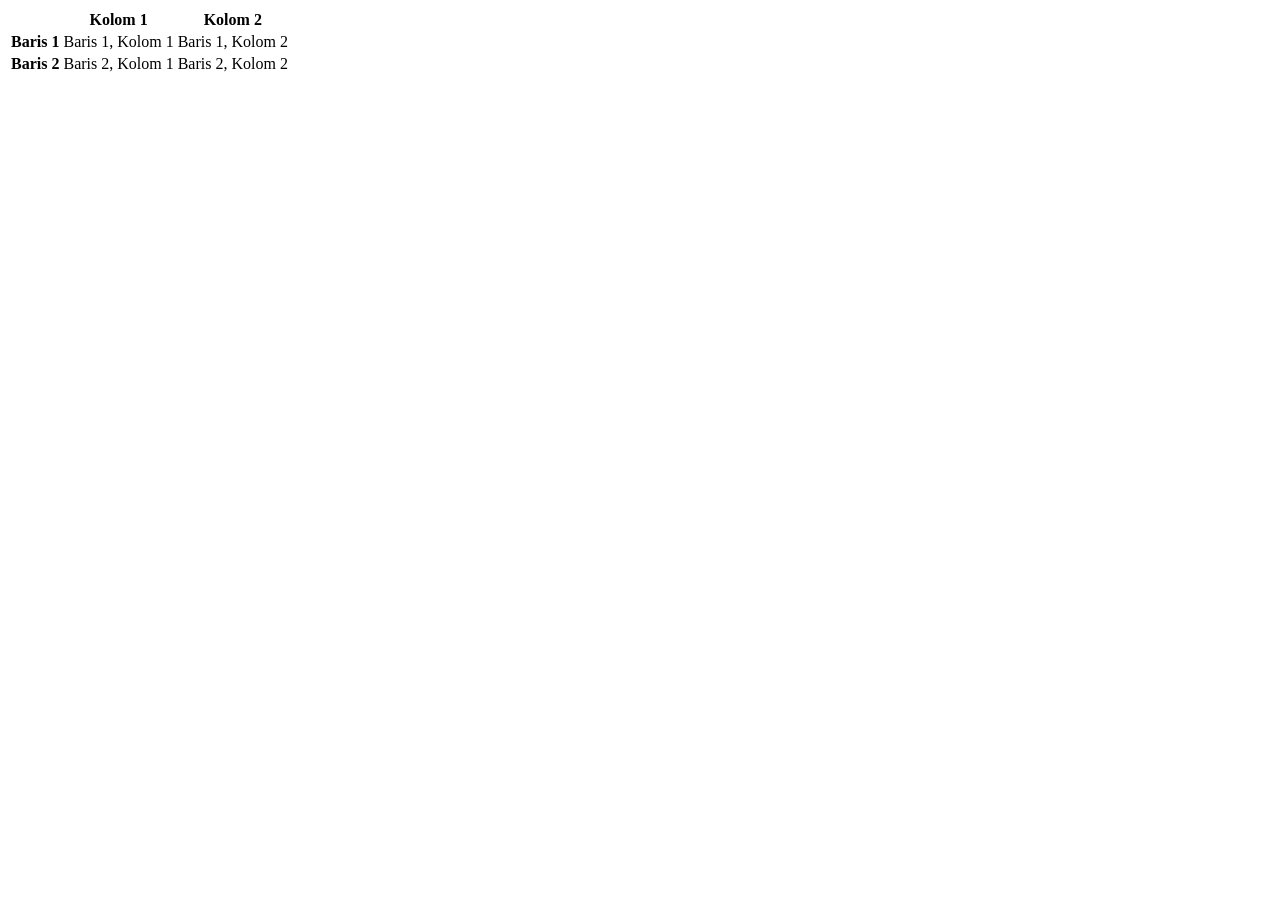
<file: wpubelajarweb/06-html-lanjutan/coba-table2.html>
<!DOCTYPE html>
<html lang="en">

<head>
  <meta charset="UTF-8">
  <meta name="viewport" content="width=device-width, initial-scale=1.0">
  <title>Coba Complex Table</title>
</head>

<body>
  <table>
    <thead>
      <tr>
        <th></th>
        <th>Kolom 1</th>
        <th>Kolom 2</th>
      </tr>
    </thead>
    <tbody>
      <tr>
        <th>Baris 1</th>
        <td>Baris 1, Kolom 1</td>
        <td>Baris 1, Kolom 2</td>
      </tr>
      <tr>
        <th>Baris 2</th>
        <td>Baris 2, Kolom 1</td>
        <td>Baris 2, Kolom 2</td>
      </tr>
    </tbody>
  </table>

</body>

</html>
</file>
<file: wpubelajarweb/12-studi-kasus-2/style.css>
/* ===== 1. RESET & BASE ===== */
*{margin:0;padding:0;box-sizing:border-box}
body{font-family:'Plus Jakarta Sans',sans-serif;background:#f5f5f5;color:#1f2937;line-height:1.6}
.container{width:90%;max-width:900px;margin:0 auto;padding-bottom:40px}

/* ===== 2. HEADER ===== */
.header{text-align:center;background:#1a1a1a;padding:50px 20px;margin-bottom:30px}
.artist-name{font-size:2.8rem;font-weight:800;color:#fff;margin-bottom:12px}

/* ===== 3. CARDS & SECTIONS ===== */
.profile-card,.socials-section{background:#fff;border-radius:16px;padding:30px;margin-bottom:30px;text-align:center;box-shadow:0 4px 12px rgba(0,0,0,.08)}
.profile-img{width:140px;height:140px;border-radius:50%;border:4px solid #06b6d4;object-fit:cover;margin-bottom:20px}
.profile-bio p{color:#4b5563;text-align:justify;margin-bottom:12px}

/* ===== 4. STATS & ALBUM ===== */
.stats-section,.album-list,.socials-section{text-align:center}
.stats-section,.album-list{font-size:0;margin-bottom:30px}
.stat-card,.album-card{display:inline-block;vertical-align:top;width:29%;min-width:200px;background:#fff;padding:20px;margin:10px 1.5%;border-radius:12px;box-shadow:0 3px 10px rgba(0,0,0,.06);font-size:1rem}
.stat-number{display:block;font-size:1.8rem;font-weight:700;color:#06b6d4}
.stat-label{display:block;font-size:.85rem;color:#6b7280}
.album-cover{width:100%;height:180px;object-fit:cover;border-radius:8px;margin-bottom:12px}
.album-title{font-size:1rem;font-weight:700;margin-bottom:4px;white-space:nowrap;overflow:hidden;text-overflow:ellipsis}
.album-year{font-size:.85rem;color:#94a3b8;margin-bottom:14px}

/* ===== 5. BUTTONS, TAGS & SOCIALS ===== */
.tag,.btn-social,.btn-listen{display:inline-block;text-decoration:none;font-weight:600}
.tag{background:#06b6d4;color:#fff;font-size:.85rem;padding:6px 16px;margin:0 4px;border-radius:50px}
.btn-listen{background:#06b6d4;color:#fff;font-size:.85rem;padding:8px 18px;border-radius:8px}
.btn-social{background:#1a1a1a;color:#fff;font-size:.9rem;padding:10px 24px;margin:6px;border-radius:50px}

/* ===== 6. FOOTER ===== */
.discography-section h2,.socials-section h2{font-size:1.5rem;margin-bottom:20px}
.footer{background:#1a1a1a;color:#fff;text-align:center;padding:40px 20px;font-size:.85rem}
.footer p{margin-bottom:8px;opacity:.9}
.footer a{color:#06b6d4;text-decoration:none;font-weight:600}
</file>
